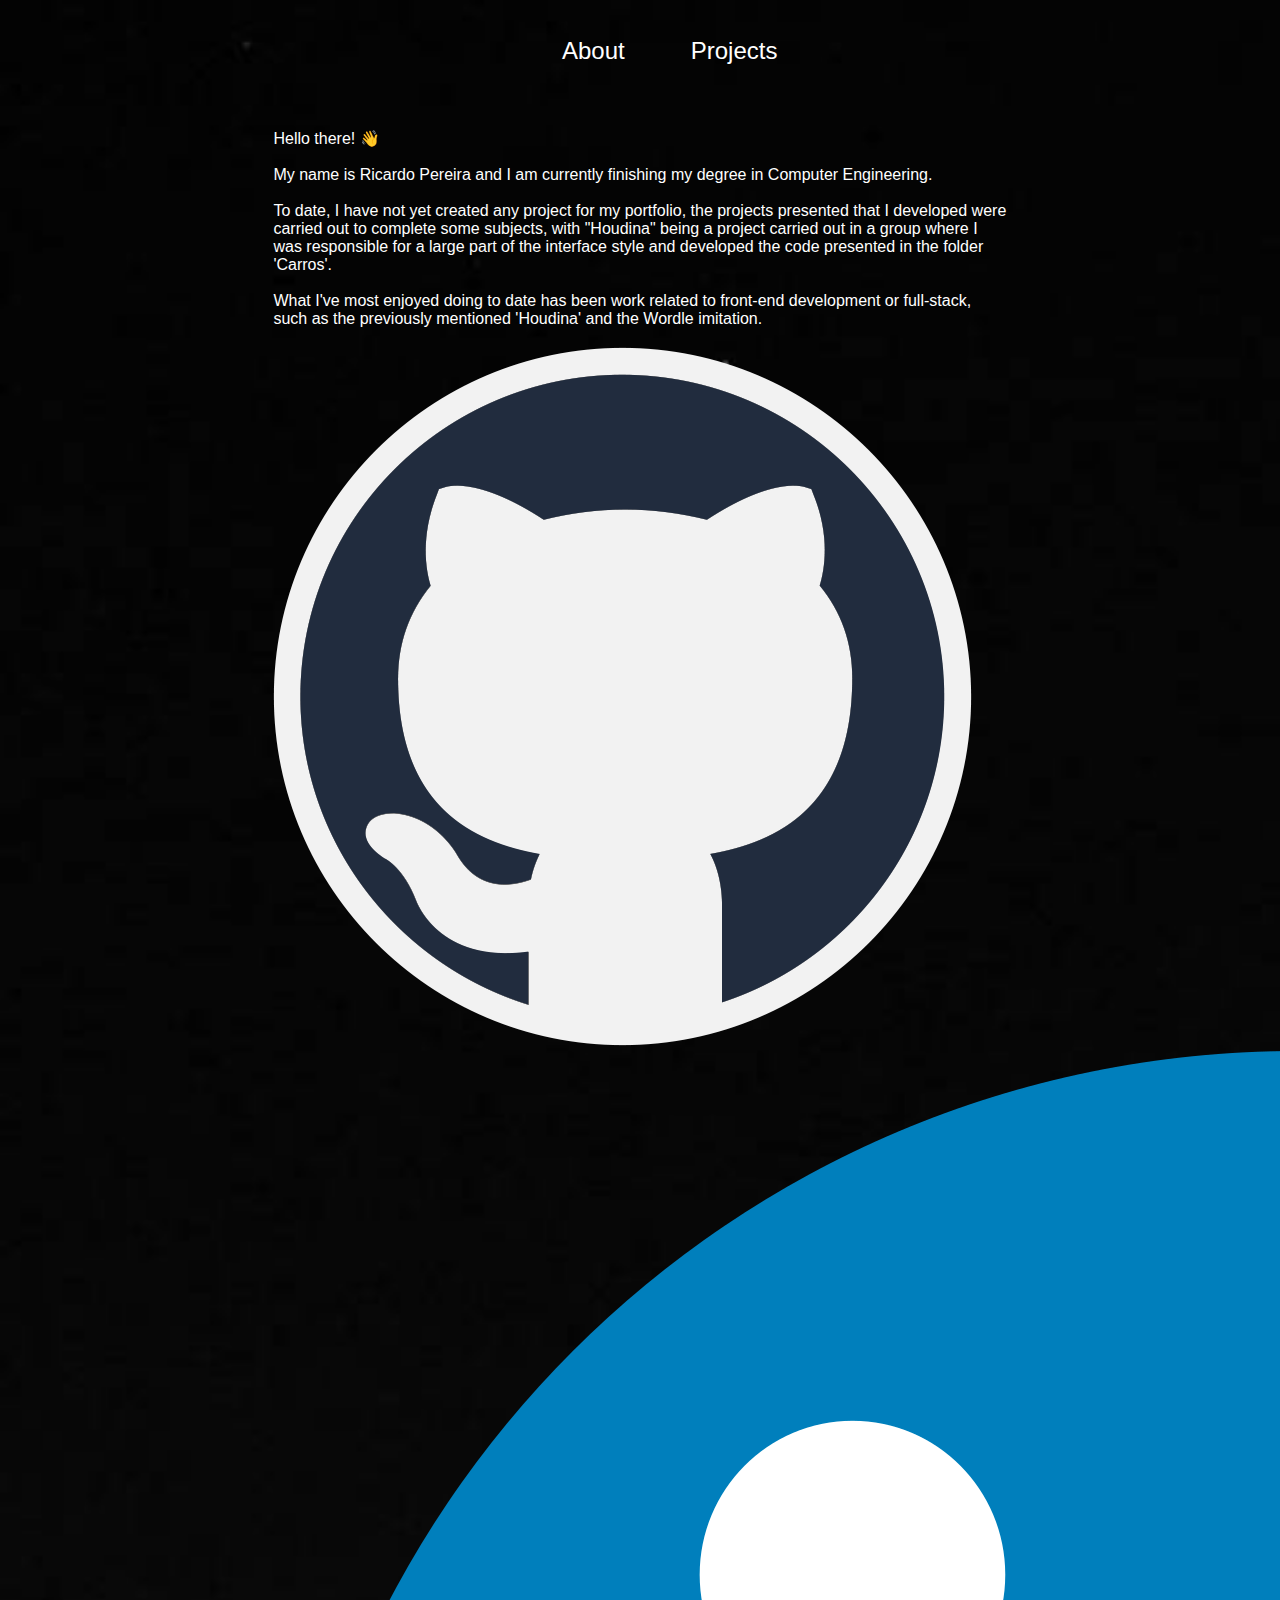
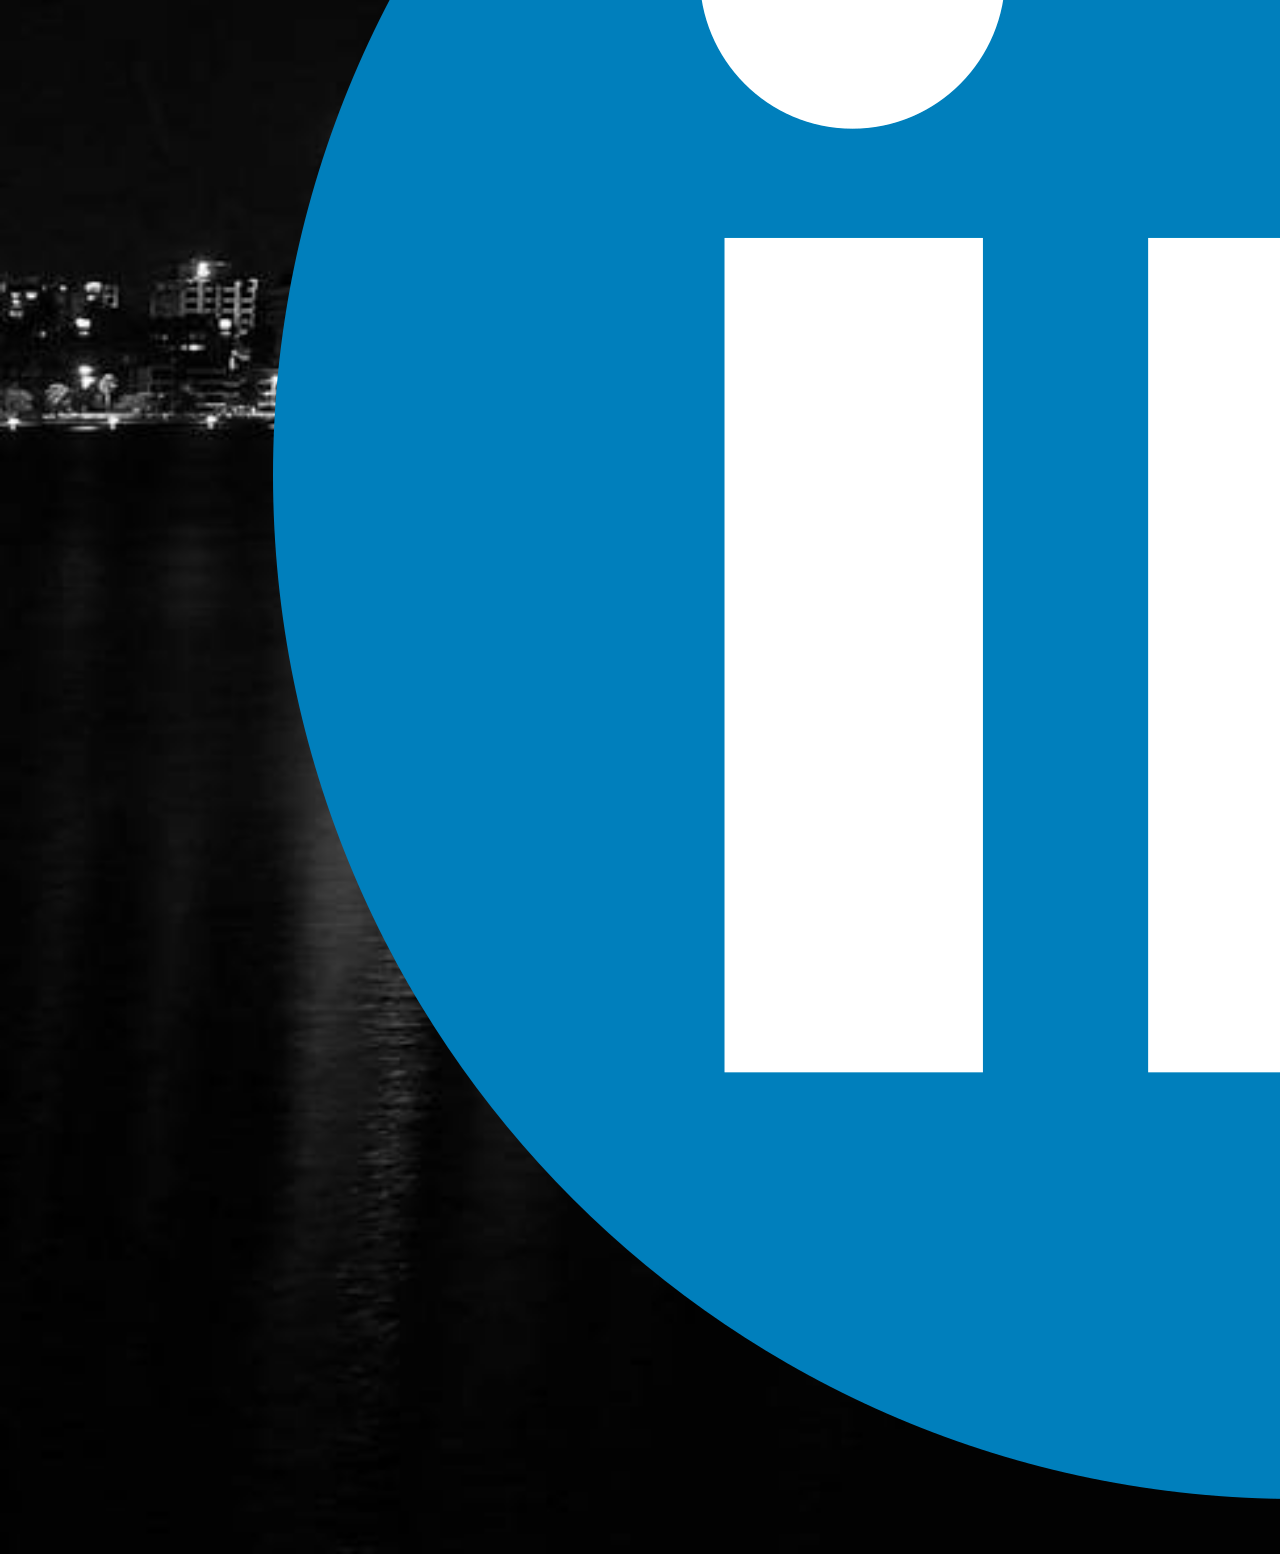
<file: index.html>
<!DOCTYPE html>
    <head>
        <title>Pereira3 -> About Me</title>
        <link rel="stylesheet" href="style.css">
        <link rel="icon" type="image/x-icon" href="./images/Icon.png">
    </head>
    <body>
        <header class="navigation_bar">
            <a href="./index.html" id="main_pag">About</a>
            <a href="./projects.html" class="navigation" id="projects">Projects</a>
        </header>
        <div class="main_part" id="main_div">
            Hello there! &#128075; <br><br>
            My name is Ricardo Pereira and I am currently finishing my degree in Computer Engineering. <br><br>
            To date, I have not yet created any project for my portfolio,
            the projects presented that I developed were carried out to complete some subjects,
            with "Houdina" being a project carried out in a group where I was responsible for a large part of the interface style 
            and developed the code presented in the folder 'Carros'. <br><br>
            What I've most enjoyed doing to date has been work related to front-end development or full-stack,
            such as the previously mentioned 'Houdina' and the Wordle imitation.<br><br>
            <div class="media">
                <a href="https://github.com/Pereira3" id="ref_github" target="_blank"><img src="./images/GitHub.png" id="icon_github"></a>
                <a href="https://www.linkedin.com/in/ricardojapereira3/" id="ref_linkedin" target="_blank"><img src="./images/LinkedIn.png" id="icon_linkedin"></a>
            </div>
        </div>
    </body>
</html>
</file>
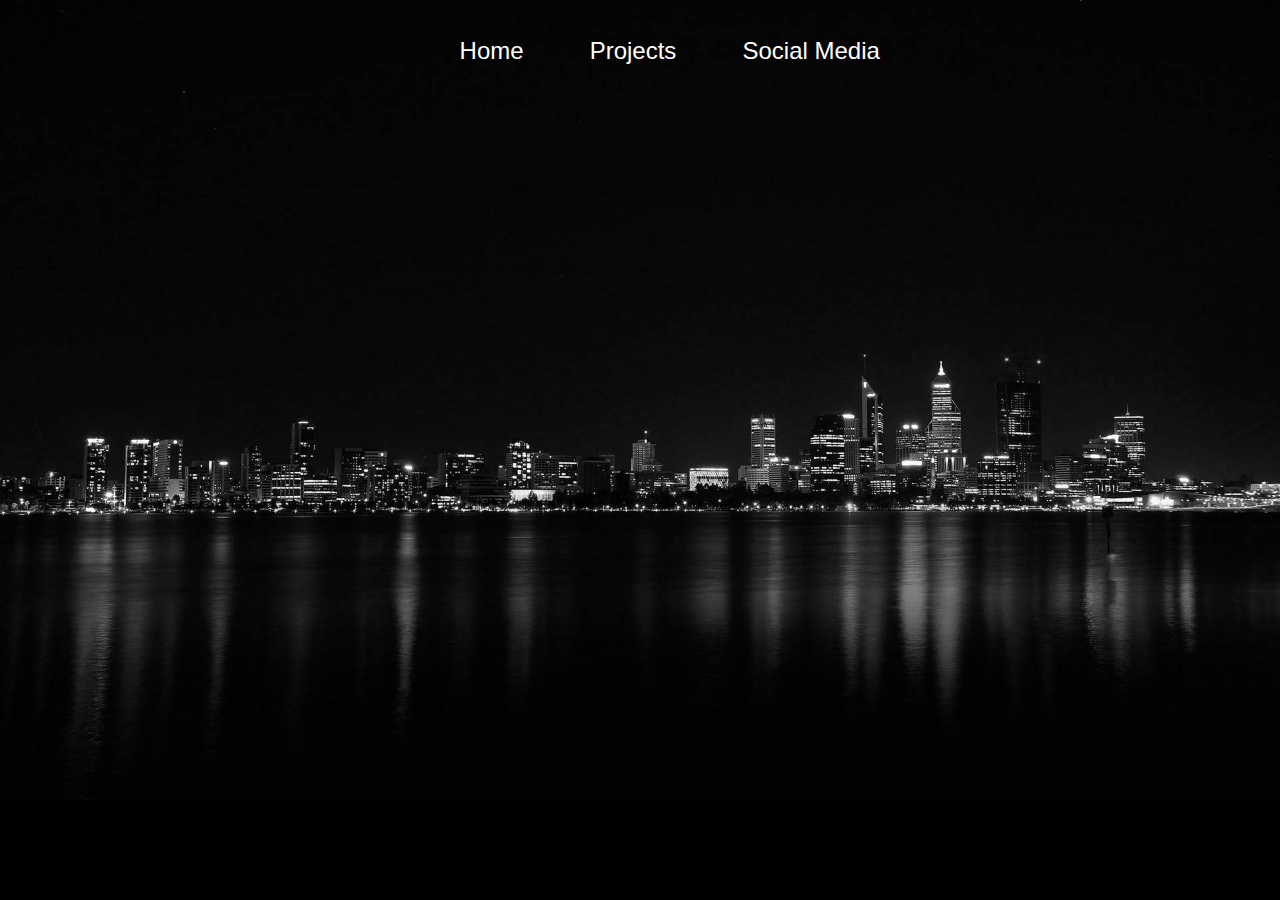
<file: media.html>
<!DOCTYPE html>
    <head>
        <link rel="stylesheet" href="style.css">
    </head>
    <body>
        <header class="navigation_bar">
            <a href="./index.html" id="main_pag">Home</a>
            <a href="./projects.html" class="navigation" id="projects">Projects</a>
            <a href="./midia.html" class="navigation" id="midia">Social Media</a>
        </header>
    </body>
</html>
</file>
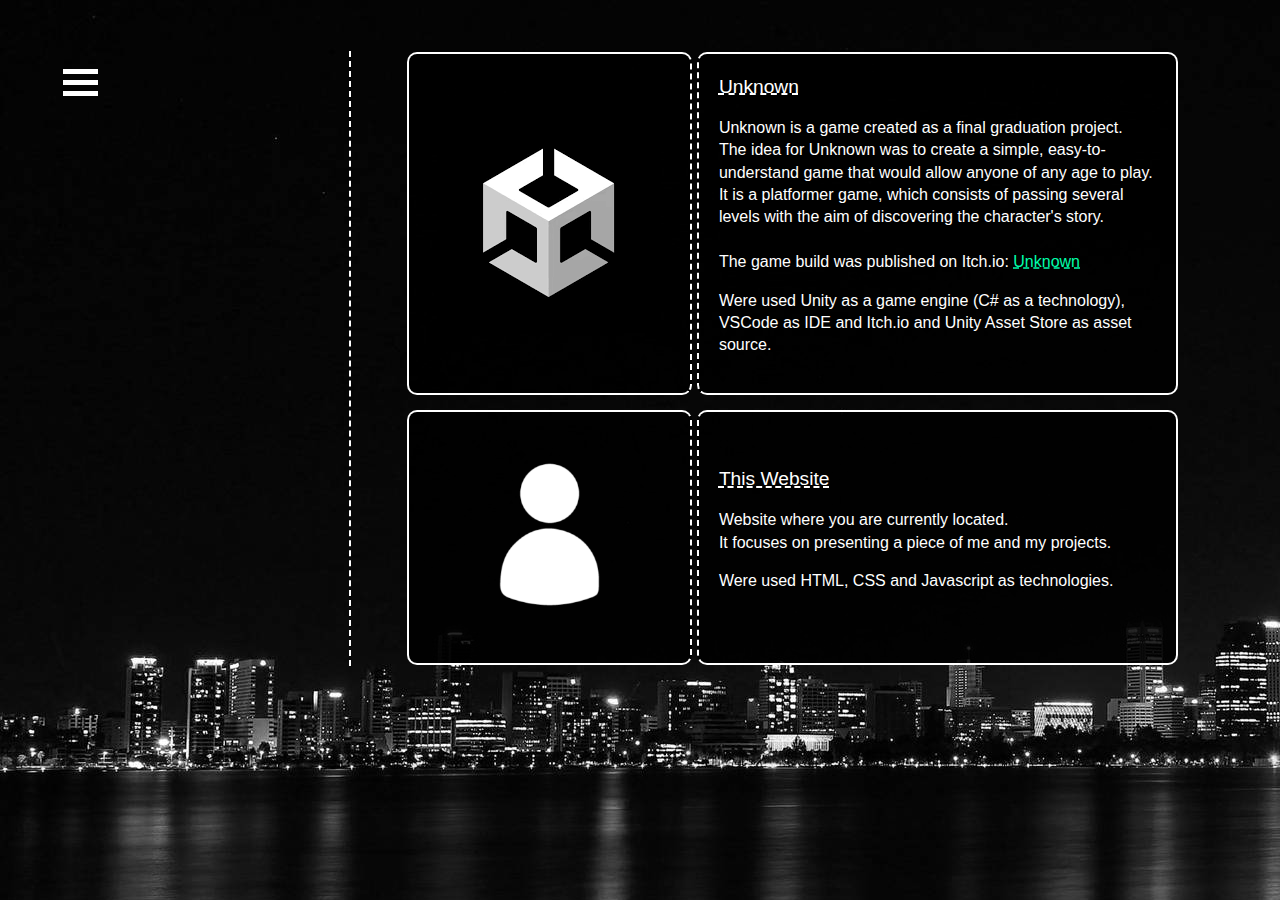
<file: personal.html>
<!DOCTYPE html>
    <head>
        <title>Pereira3 -> Projects</title>
        <!-- Import CSS -->
        <link rel="stylesheet" href="./styles/projects.css">
        <!-- Import Icons -->
        <link rel="stylesheet" href="https://cdnjs.cloudflare.com/ajax/libs/font-awesome/4.7.0/css/font-awesome.min.css">
        <!-- Pages Icon -->
        <link rel="icon" href="./images/Icon.png">
    </head>
    <body>
        <div class="structure">
            <aside class="navigation_sidebar">
                <div class="navsbar-Content">
                    <!-- X Mark for the Menu -->
                    <div class="xmenu" onclick="showMenu(this)">
                        <div class="top-bar"></div>
                        <div class="middle-bar"></div>
                        <div class="bottom-bar"></div>
                    </div>

                    <div id="navigation_menu" style="display:none;">
                        <ul class="navigation_menu">
                            <li><a class="navmen_button fa fa-home" href="./index.html">&nbsp;About Me</a></li>
                            <li class="dropdown">
                                <a class="navmen_button fa fa-floppy-o" onclick="showProjMenu()">&nbsp;Projects</a>
                                <ul id="projects_menu">
                                    <li><a class="navmen_button fa fa-file-code-o" href="./personal.html">&nbsp;Personal</a></li>
                                    <li><a class="navmen_button fa fa-file-code-o" href="./uni.html">&nbsp;University</a></li>
                                </ul>
                            </li>
                        </ul>
                    </div>
                </div>
            </aside>
            <main class="page-main">
                <table class="projects_list">
                    <tr class="first">
                        <td class="image">
                            <a href="https://github.com/Pereira3/Unknown" target="_blank"> <img src="./images/University/Unity.png" alt="Unknown Logo" id="Unity_Img"></a>
                        </td>
                        <td class="content">
                            <a href="https://github.com/Pereira3/Unknown" target="_blank" class="title">Unknown</a>
                            <div id="Unk_Content">
                                <p> Unknown is a game created as a final graduation project.<br>
                                    The idea for Unknown was to create a simple, easy-to-understand game that would allow anyone of any age to play.
                                    It is a platformer game, which consists of passing several levels with the aim of discovering the character's story.<br><br>
                                    The game build was published on Itch.io: <a id="UnknownLink" target="_blank" href="https://pereira3.itch.io/unknown">Unknown</a>
                                </p>
                                <p> Were used Unity as a game engine (C# as a technology), VSCode as IDE and Itch.io and Unity Asset Store as asset source.</p>
                            </div>
                        </td>
                    </tr>
                    <tr class="second">
                        <td class="image">
                            <a href="https://github.com/Pereira3/Pereira3.github.io" target="_blank"> <img src="./images/Icon.png" alt="Website Logo" id="Website_Img"></a>
                        </td>
                        <td class="content">
                            <a href="https://github.com/Pereira3/Pereira3.github.io" target="_blank" class="title">This Website</a>
                            <div id="Website_Content">
                                <p> Website where you are currently located.<br>
                                    It focuses on presenting a piece of me and my projects.
                                </p>
                                <p> Were used HTML, CSS and Javascript as technologies.</p>
                            </div>
                        </td>
                    </tr>
                </table>           
            </main>
        </div>
    </body>
</html>

<script>
    // When the 3 Bars are pressed, the menu will show up
    function showMenu(x) {
        var secondDiv = document.getElementById("navigation_menu");
        // In case the menu is pressed the name of the class will be changed
        x.classList.toggle("changed");
        // If there is changed in the last part of the name, the menu will be displayed
        if(x.classList.contains("changed")){
            secondDiv.style.display = "block";
        } else {
            secondDiv.style.display = "none";
        }
    }


    function showProjMenu() {
        var projectsMenu = document.getElementById("projects_menu");
        if (projectsMenu.style.display === "block") {
            projectsMenu.style.display = "none";
        } else {
            projectsMenu.style.display = "block";
        }
    }
</script>
</file>
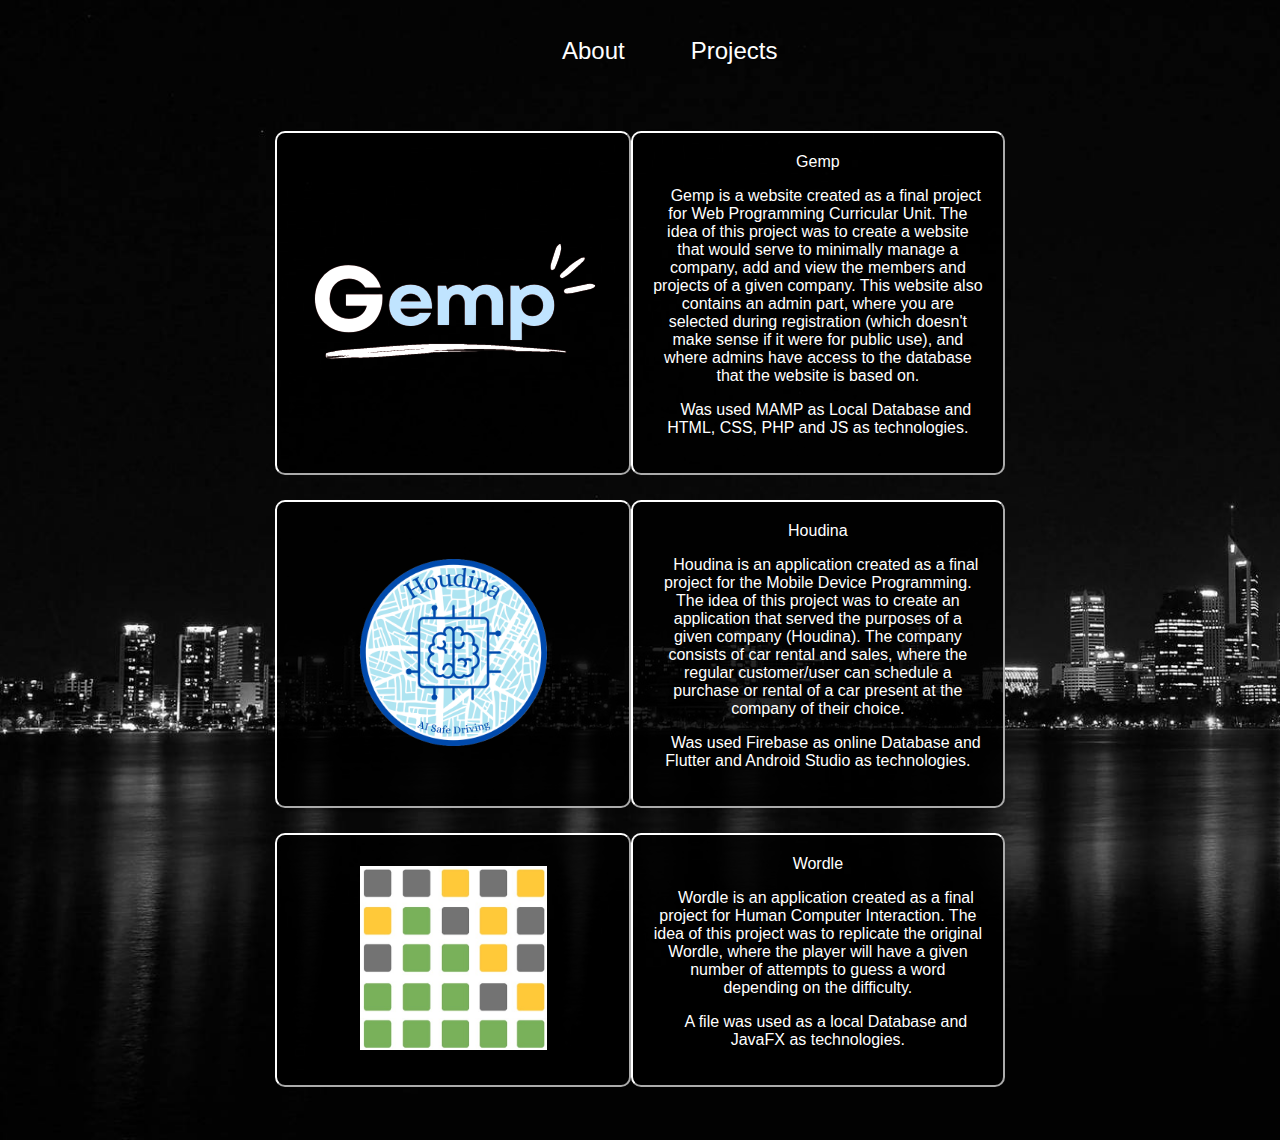
<file: projects.html>
<!DOCTYPE html>
    <head>
        <title>Pereira3 -> Projects</title>
        <link rel="stylesheet" href="style.css">
        <script src="index.js"></script>
        <link rel="icon" type="image/x-icon" href="./images/Icon.png">
    </head>
    <body>
        <header class="navigation_bar">
            <a href="./index.html" id="main_pag">About</a>
            <a href="./projects.html" class="navigation" id="projects">Projects</a>
        </header>
        <div class="main_part">
            <table class="projects_list">
                <tr class="first">
                    <td class="image">
                        <a href="https://github.com/Pereira3/Gemp" target="_blank"> <img src="./images/Gemp.png" alt="Gemp Project Logo" id="Gemp_Img"></a>
                    </td>
                    <td class="content">
                        <a href="https://github.com/Pereira3/Gemp" target="_blank" class="title">Gemp</a>
                        <div id="Gemp_Content">
                            <p> &emsp;Gemp is a website created as a final project for Web Programming Curricular Unit.
                                The idea of this project was to create a website that would serve to minimally manage a company, add and view the members and projects of a given company.
                                This website also contains an admin part, where you are selected during registration (which doesn't make sense if it were for public use), 
                                and where admins have access to the database that the website is based on.
                            </p>
                            <p> &emsp;Was used MAMP as Local Database and HTML, CSS, PHP and JS as technologies.</p>
                        </div>
                    </td>
                </tr>
                <tr class="second">
                    <td class="image">
                        <a href="https://github.com/MrBrodinha/houdina" target="_blank"> <img src="./images/Houdina.png" alt="Houdina Project Logo" id="Houdina_Img"></a>
                    </td>
                    <td class="content">
                        <a href="https://github.com/MrBrodinha/houdina" target="_blank" class="title">Houdina</a>
                        <div id="Gemp_Content">
                            <p> &emsp;Houdina is an application created as a final project for the Mobile Device Programming.
                                The idea of this project was to create an application that served the purposes of a given company (Houdina).
                                The company consists of car rental and sales, where the regular customer/user can schedule a purchase or rental of a car present at the company of their choice.
                            </p>
                            <p> &emsp;Was used Firebase as online Database and Flutter and Android Studio as technologies.</p>
                        </div>
                    </td>
                </tr>
                <tr class="third">
                    <td class="image">
                        <a href="https://github.com/Pereira3/Wordle" target="_blank"> <img src="./images/Wordle.jpg" alt="Wordle Project Logo" id="Wordle_Img"></a>
                    </td>
                    <td class="content">
                        <a href="https://github.com/Pereira3/Wordle" target="_blank" class="title">Wordle</a>
                        <div id="Gemp_Content">
                            <p> &emsp;Wordle is an application created as a final project for Human Computer Interaction.
                                The idea of this project was to replicate the original Wordle, where the player will have a given number of attempts to guess a word depending on the difficulty.
                            </p>
                            <p> &emsp;A file was used as a local Database and JavaFX as technologies.</p>
                        </div>
                    </td>
                </tr>
            </table>           
        </div>
    </body>
</html>
</file>
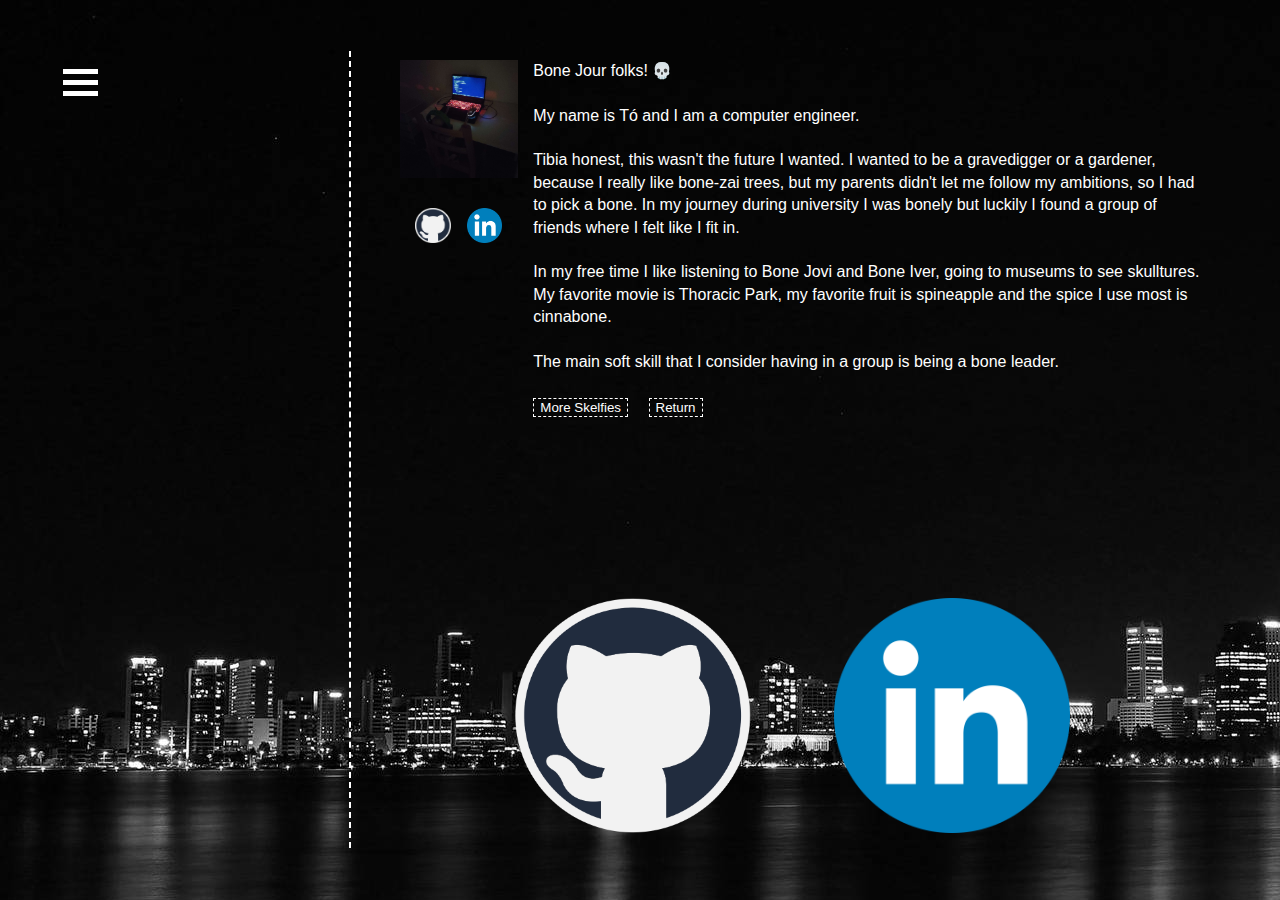
<file: to.html>
<!DOCTYPE html>
    <head>
        <title>Pereira3 -> About Tó</title>
        <!-- Import CSS -->
        <link rel="stylesheet" href="./styles/index.css">
        <!-- Import Icons -->
        <link rel="stylesheet" href="https://cdnjs.cloudflare.com/ajax/libs/font-awesome/4.7.0/css/font-awesome.min.css">
        <!-- Pages Icon -->
        <link rel="icon" href="./images/Icon.png">
    </head>   
    <body>
        <div class="structure">
            <aside class="navigation_sidebar">
                <div class="navsbar-Content">
                    <!-- X Mark for the Menu -->
                    <div class="xmenu" onclick="showMenu(this)">
                        <div class="top-bar"></div>
                        <div class="middle-bar"></div>
                        <div class="bottom-bar"></div>
                    </div>

                    <div id="navigation_menu" style="display:none;">
                        <ul class="navigation_menu">
                            <li><a class="navmen_button fa fa-home" href="./index.html">&nbsp;About Me</a></li>
                            <li class="dropdown">
                                <a class="navmen_button fa fa-floppy-o" onclick="showProjMenu()">&nbsp;Projects</a>
                                <ul id="projects_menu">
                                    <li><a class="navmen_button fa fa-file-code-o" href="./personal.html">&nbsp;Personal</a></li>
                                    <li><a class="navmen_button fa fa-file-code-o" href="./uni.html">&nbsp;University</a></li>
                                </ul>
                            </li>
                        </ul>
                    </div>
                </div>
            </aside>
            <main class="page-main">
                <div class="content">
                    <div class="pfp_image">
                        <img src="./images/ToPFP.jpg" id="pfp">
                        <div class="media">
                            <a href="https://github.com/Pereira3" id="ref_github" target="_blank"><img src="./images/GitHub.png" id="icon_github"></a>
                            <a href="https://www.linkedin.com/in/ricardopereira03/" id="ref_linkedin" target="_blank"><img src="./images/LinkedIn.png" id="icon_linkedin"></a>
                        </div>
                        <div class="hello_gif" id="helloTo" style="display: none;"><img src="./images/hello.gif"></div>
                    </div>
                    <div class="main_part">
                        Bone Jour folks! &#128128; <br><br>
                        My name is Tó and I am a computer engineer. <br><br>
                        Tibia honest, this wasn't the future I wanted.
                        I wanted to be a gravedigger or a gardener, because I really like bone-zai trees, but my parents didn't let me follow my ambitions, so I had to pick a bone.
                        In my journey during university I was bonely but luckily I found a group of friends where I felt like I fit in.<br><br>
                        In my free time I like listening to Bone Jovi and Bone Iver, going to museums to see skulltures.<br>
                        My favorite movie is Thoracic Park, my favorite fruit is spineapple and the spice I use most is cinnabone.<br><br>
                        The main soft skill that I consider having in a group is being a bone leader.<br><br>
                        <button class="button_to" id="button_to" type="button" onclick="changetoPic()">More Skelfies</button>
                        &emsp;<a href="index.html"><button class="button_to" id="button_moreofto" type="button">Return</button><br><br></a>
                    </div>
                </div>
                <div class="media">
                    <a href="https://github.com/Pereira3" id="ref_github" target="_blank"><img src="./images/GitHub.png" id="icon_github"></a>
                    <a href="https://www.linkedin.com/in/ricardopereira03/" id="ref_linkedin" target="_blank"><img src="./images/LinkedIn.png" id="icon_linkedin"></a>
                </div>
            </main>
        </div>
    </body>
</html>

<script>
    // When the 3 Bars are pressed, the menu will show up
    function showMenu(x) {
        var secondDiv = document.getElementById("navigation_menu");
        // In case the menu is pressed the name of the class will be changed
        x.classList.toggle("changed");
        // If there is changed in the last part of the name, the menu will be displayed
        if(x.classList.contains("changed")){
            secondDiv.style.display = "block";
        } else {
            secondDiv.style.display = "none";
        }
    }


    function showProjMenu() {
        var projectsMenu = document.getElementById("projects_menu");
        if (projectsMenu.style.display === "block") {
            projectsMenu.style.display = "none";
        } else {
            projectsMenu.style.display = "block";
        }
    }

    // Initialize counter
    let counter = 0;

    function changetoPic(){
        const to_pics = ['./images/ToPFP.jpg', './images/To/1.jpg', './images/To/2.jpg', './images/To/3.jpg', './images/To/4.jpg', './images/To/5.jpg', './images/To/6.jpg', './images/To/7.jpg', './images/To/8.jpg'];

        var pic = document.getElementById("pfp");

        pic.style.opacity = 0.5;

        // Trigger the animation
        pfp.classList.add("animate");
        // Increment the counter
        counter++;
        // Rest of the division between counter and 8
        pic.src = to_pics[counter % to_pics.length];

        setTimeout(function(){
            pic.style.opacity = 1;
            pfp.classList.remove("animate");
        }, 200);
    }
</script>
</file>
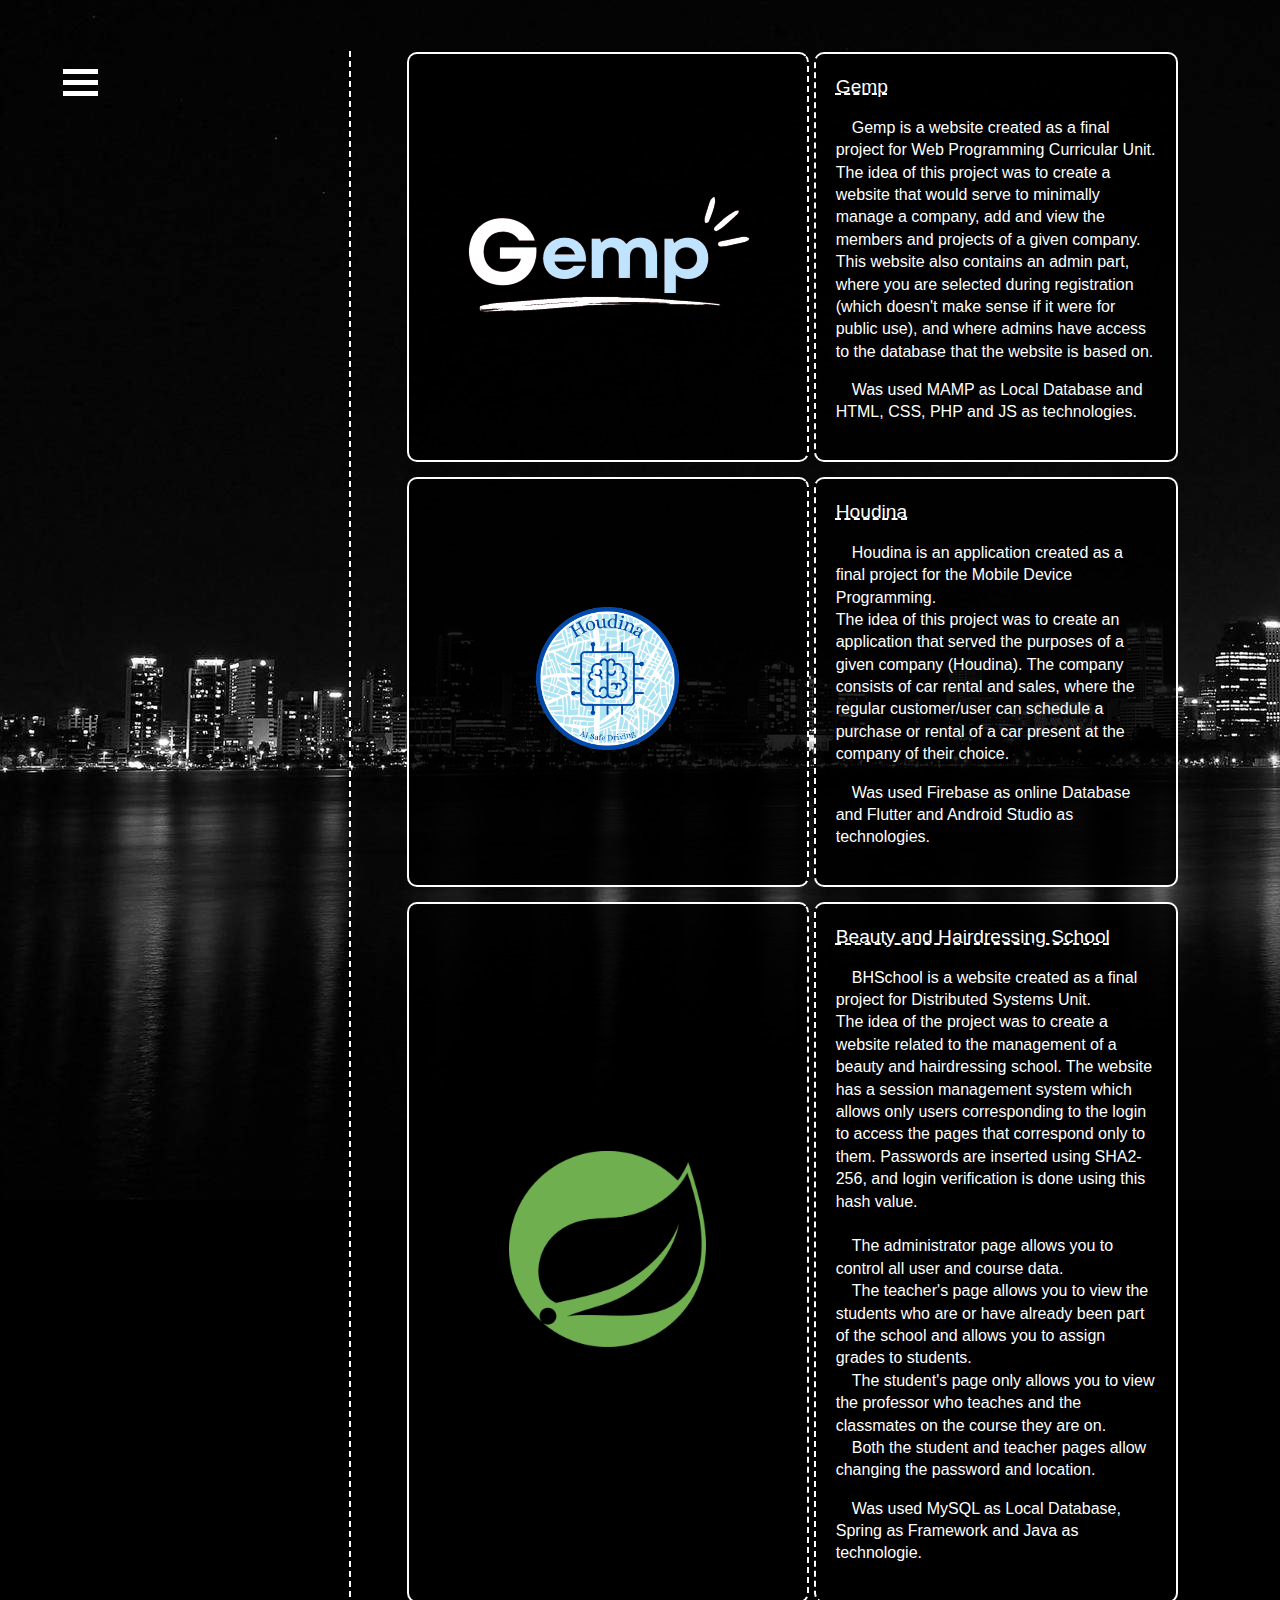
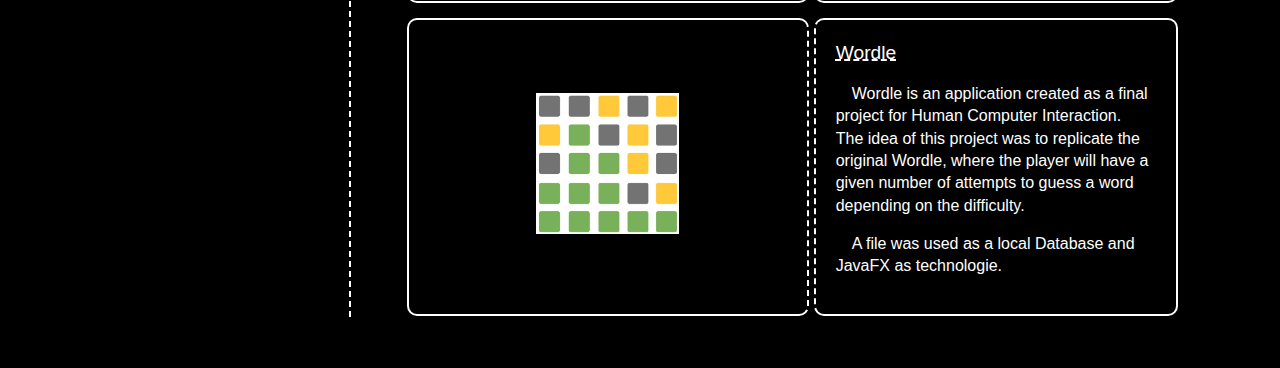
<file: uni.html>
<!DOCTYPE html>
    <head>
        <title>Pereira3 -> Projects</title>
        <!-- Import CSS -->
        <link rel="stylesheet" href="./styles/projects.css">
        <!-- Import Icons -->
        <link rel="stylesheet" href="https://cdnjs.cloudflare.com/ajax/libs/font-awesome/4.7.0/css/font-awesome.min.css">
        <!-- Pages Icon -->
        <link rel="icon" href="./images/Icon.png">
    </head>
    <body>
        <div class="structure">
            <aside class="navigation_sidebar">
                <div class="navsbar-Content">
                    <!-- X Mark for the Menu -->
                    <div class="xmenu" onclick="showMenu(this)">
                        <div class="top-bar"></div>
                        <div class="middle-bar"></div>
                        <div class="bottom-bar"></div>
                    </div>

                    <div id="navigation_menu" style="display:none;">
                        <ul class="navigation_menu">
                            <li><a class="navmen_button fa fa-home" href="./index.html">&nbsp;About Me</a></li>
                            <li class="dropdown">
                                <a class="navmen_button fa fa-floppy-o" onclick="showProjMenu()">&nbsp;Projects</a>
                                <ul id="projects_menu">
                                    <li><a class="navmen_button fa fa-file-code-o" href="./personal.html">&nbsp;Personal</a></li>
                                    <li><a class="navmen_button fa fa-file-code-o" href="./uni.html">&nbsp;University</a></li>
                                </ul>
                            </li>
                        </ul>
                    </div>
                </div>
            </aside>
            <main class="page-main">
                <table class="projects_list">
                    <tr class="first">
                        <td class="image">
                            <a href="https://github.com/Pereira3/Gemp" target="_blank"> <img src="./images/University/Gemp.png" alt="Gemp Project Logo" id="Gemp_Img"></a>
                        </td>
                        <td class="content">
                            <a href="https://github.com/Pereira3/Gemp" target="_blank" class="title">Gemp</a>
                            <div id="Gemp_Content">
                                <p> &emsp;Gemp is a website created as a final project for Web Programming Curricular Unit.<br>
                                    The idea of this project was to create a website that would serve to minimally manage a company, add and view the members and projects of a given company.
                                    This website also contains an admin part, where you are selected during registration (which doesn't make sense if it were for public use), 
                                    and where admins have access to the database that the website is based on.
                                </p>
                                <p> &emsp;Was used MAMP as Local Database and HTML, CSS, PHP and JS as technologies.</p>
                            </div>
                        </td>
                    </tr>
                    <tr class="second">
                        <td class="image">
                            <a href="https://github.com/MrBrodinha/houdina" target="_blank"> <img src="./images/University/Houdina.png" alt="Houdina Project Logo" id="Houdina_Img"></a>
                        </td>
                        <td class="content">
                            <a href="https://github.com/MrBrodinha/houdina" target="_blank" class="title">Houdina</a>
                            <div id="Gemp_Content">
                                <p> &emsp;Houdina is an application created as a final project for the Mobile Device Programming.<br>
                                    The idea of this project was to create an application that served the purposes of a given company (Houdina).
                                    The company consists of car rental and sales, where the regular customer/user can schedule a purchase or rental of a car present at the company of their choice.
                                </p>
                                <p> &emsp;Was used Firebase as online Database and Flutter and Android Studio as technologies.</p>
                            </div>
                        </td>
                    </tr>
                    <tr class="third">
                        <td class="image">
                            <a href="https://github.com/Pereira3/BHSchool" target="_blank"> <img src="./images/University/Spring.png" alt="BHSchool Project Logo" id="BHSchool_Img"></a>
                        </td>
                        <td class="content">
                            <a href="https://github.com/Pereira3/BHSchool" target="_blank" class="title">Beauty and Hairdressing School</a>
                            <div id="BHSchool_Content">
                                <p> &emsp;BHSchool is a website created as a final project for Distributed Systems Unit.<br>
                                    The idea of the project was to create a website related to the management of a beauty and hairdressing school.
                                    The website has a session management system which allows only users corresponding to the login to access the pages that correspond only to them. Passwords are inserted using SHA2-256, and login verification is done using this hash value.<br><br>
                                    &emsp;The administrator page allows you to control all user and course data.<br>
                                    &emsp;The teacher's page allows you to view the students who are or have already been part of the school and allows you to assign grades to students.<br>
                                    &emsp;The student's page only allows you to view the professor who teaches and the classmates on the course they are on.<br>
                                    &emsp;Both the student and teacher pages allow changing the password and location.
                                </p>
                                <p> &emsp;Was used MySQL as Local Database, Spring as Framework and Java as technologie.</p>
                            </div>
                        </td>
                    </tr>
                    <tr class="forth">
                        <td class="image">
                            <a href="https://github.com/Pereira3/Wordle" target="_blank"> <img src="./images/University/Wordle.jpg" alt="Wordle Project Logo" id="Wordle_Img"></a>
                        </td>
                        <td class="content">
                            <a href="https://github.com/Pereira3/Wordle" target="_blank" class="title">Wordle</a>
                            <div id="Gemp_Content">
                                <p> &emsp;Wordle is an application created as a final project for Human Computer Interaction.<br>
                                    The idea of this project was to replicate the original Wordle, where the player will have a given number of attempts to guess a word depending on the difficulty.
                                </p>
                                <p> &emsp;A file was used as a local Database and JavaFX as technologie.</p>
                            </div>
                        </td>
                    </tr>
                </table>           
            </main>
        </div>
    </body>
</html>

<script>
    // When the 3 Bars are pressed, the menu will show up
    function showMenu(x) {
        var secondDiv = document.getElementById("navigation_menu");
        // In case the menu is pressed the name of the class will be changed
        x.classList.toggle("changed");
        // If there is changed in the last part of the name, the menu will be displayed
        if(x.classList.contains("changed")){
            secondDiv.style.display = "block";
        } else {
            secondDiv.style.display = "none";
        }
    }


    function showProjMenu() {
        var projectsMenu = document.getElementById("projects_menu");
        if (projectsMenu.style.display === "block") {
            projectsMenu.style.display = "none";
        } else {
            projectsMenu.style.display = "block";
        }
    }
</script>
</file>
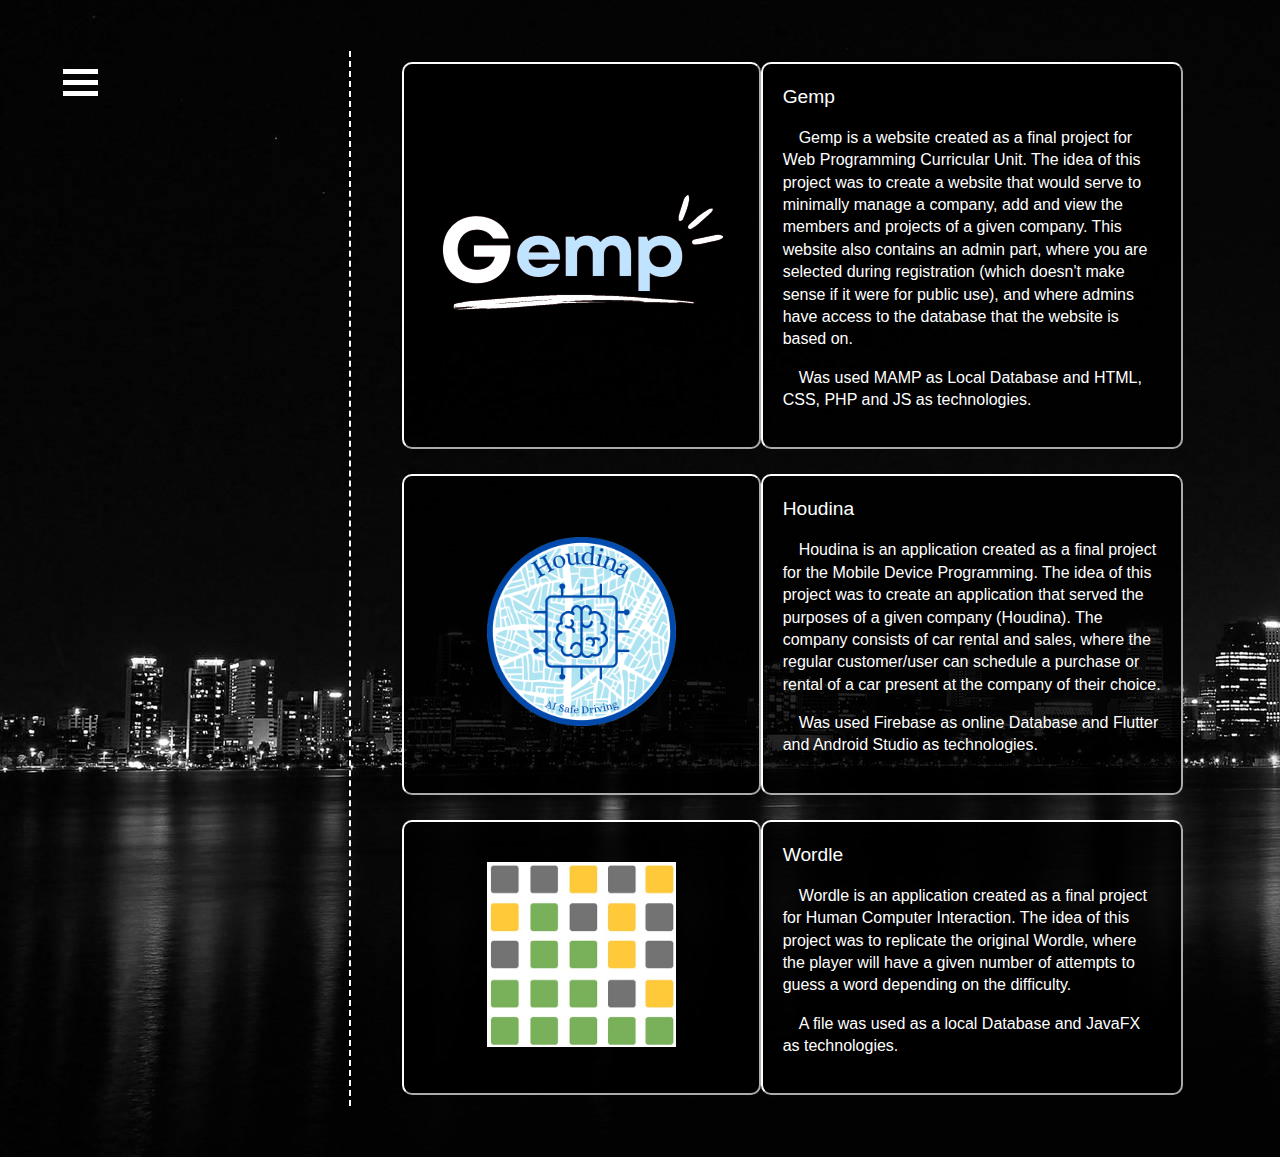
<file: uni_projects.html>
<!DOCTYPE html>
    <head>
        <title>Pereira3 -> Projects</title>
        <!-- Import CSS -->
        <link rel="stylesheet" href="./styles/uni_projects.css">
        <!-- Import Icons -->
        <link rel="stylesheet" href="https://cdnjs.cloudflare.com/ajax/libs/font-awesome/4.7.0/css/font-awesome.min.css">
        <!-- Pages Icon -->
        <link rel="icon" href="./images/Icon.png">
    </head>
    <body>
        <div class="structure">
            <aside class="navigation_sidebar">
                <div class="navsbar-Content">
                    <!-- X Mark for the Menu -->
                    <div class="xmenu" onclick="showMenu(this)">
                        <div class="top-bar"></div>
                        <div class="middle-bar"></div>
                        <div class="bottom-bar"></div>
                    </div>

                    <div id="navigation_menu" style="display:none;">
                        <ul class="navigation_menu">
                            <li><a class="navmen_button fa fa-home" href="./index.html">&nbsp;About Me</a></li>
                            <li class="dropdown">
                                <a class="navmen_button fa fa-floppy-o" onclick="showProjMenu()">&nbsp;Projects</a>
                                <ul id="projects_menu">
                                    <li><a class="navmen_button fa fa-file-code-o" href="">&nbsp;Personal</a></li>
                                    <li><a class="navmen_button fa fa-file-code-o" href="./uni_projects.html">&nbsp;University</a></li>
                                </ul>
                            </li>
                        </ul>
                    </div>
                </div>
            </aside>
            <main class="page-main">
                <table class="projects_list">
                    <tr class="first">
                        <td class="image">
                            <a href="https://github.com/Pereira3/Gemp" target="_blank"> <img src="./images/University/Gemp.png" alt="Gemp Project Logo" id="Gemp_Img"></a>
                        </td>
                        <td class="content">
                            <a href="https://github.com/Pereira3/Gemp" target="_blank" class="title">Gemp</a>
                            <div id="Gemp_Content">
                                <p> &emsp;Gemp is a website created as a final project for Web Programming Curricular Unit.
                                    The idea of this project was to create a website that would serve to minimally manage a company, add and view the members and projects of a given company.
                                    This website also contains an admin part, where you are selected during registration (which doesn't make sense if it were for public use), 
                                    and where admins have access to the database that the website is based on.
                                </p>
                                <p> &emsp;Was used MAMP as Local Database and HTML, CSS, PHP and JS as technologies.</p>
                            </div>
                        </td>
                    </tr>
                    <tr class="second">
                        <td class="image">
                            <a href="https://github.com/MrBrodinha/houdina" target="_blank"> <img src="./images/University/Houdina.png" alt="Houdina Project Logo" id="Houdina_Img"></a>
                        </td>
                        <td class="content">
                            <a href="https://github.com/MrBrodinha/houdina" target="_blank" class="title">Houdina</a>
                            <div id="Gemp_Content">
                                <p> &emsp;Houdina is an application created as a final project for the Mobile Device Programming.
                                    The idea of this project was to create an application that served the purposes of a given company (Houdina).
                                    The company consists of car rental and sales, where the regular customer/user can schedule a purchase or rental of a car present at the company of their choice.
                                </p>
                                <p> &emsp;Was used Firebase as online Database and Flutter and Android Studio as technologies.</p>
                            </div>
                        </td>
                    </tr>
                    <tr class="third">
                        <td class="image">
                            <a href="https://github.com/Pereira3/Wordle" target="_blank"> <img src="./images/University/Wordle.jpg" alt="Wordle Project Logo" id="Wordle_Img"></a>
                        </td>
                        <td class="content">
                            <a href="https://github.com/Pereira3/Wordle" target="_blank" class="title">Wordle</a>
                            <div id="Gemp_Content">
                                <p> &emsp;Wordle is an application created as a final project for Human Computer Interaction.
                                    The idea of this project was to replicate the original Wordle, where the player will have a given number of attempts to guess a word depending on the difficulty.
                                </p>
                                <p> &emsp;A file was used as a local Database and JavaFX as technologies.</p>
                            </div>
                        </td>
                    </tr>
                </table>           
            </main>
        </div>
    </body>
</html>

<script>
    // When the 3 Bars are pressed, the menu will show up
    function showMenu(x) {
        var secondDiv = document.getElementById("navigation_menu");
        // In case the menu is pressed the name of the class will be changed
        x.classList.toggle("changed");
        // If there is changed in the last part of the name, the menu will be displayed
        if(x.classList.contains("changed")){
            secondDiv.style.display = "block";
        } else {
            secondDiv.style.display = "none";
        }
    }


    function showProjMenu() {
        var projectsMenu = document.getElementById("projects_menu");
        if (projectsMenu.style.display === "block") {
            projectsMenu.style.display = "none";
        } else {
            projectsMenu.style.display = "block";
        }
    }
</script>
</file>
<file: style.css>
*{
    color:white;
    font-family: 'Lucida Sans', 'Lucida Sans Regular', 'Lucida Grande', 'Lucida Sans Unicode', Geneva, Verdana, sans-serif;
}
body{
    opacity: 100%;
    font-size: 20;
    background-image: url("images/Background.jpg");
    background-repeat: no-repeat;
    background-color: black;
    background-size: cover;
}
.navigation_bar{
    margin: 2%;
    padding: 1%;
    text-align: center;
    font-size: x-large;
    background: transparent;
    
}
.navigation_bar a{
    padding-left: 5%;
    padding-top: 5%;
    transition: 0.8s;
    text-decoration: none;
}
.navigation_bar a:hover{
    color: rgb(0, 255, 170);
    transform: translateX(0px, -100px);
}

.main_part{
    margin: 3%;
    margin-left: 20%;
    margin-right: 20%;
    padding: 1%;
}
.main_part a{
    transition: 0.8s;
    text-decoration: none;
}
.projects_list tbody{
    margin: -25px 0;
    display: block;
    border-spacing: 0px 25px;
}
.projects_list td{
    background: rgba(0, 0, 0, 0.85);
    padding: 20px;
    text-align: center;
    border-radius: 10px;
    border: 2px outset white;
}
.projects_list #Gemp_Title{
    font-size: larger;
}
.projects_list #Gemp_Title:hover{
    color: rgb(0, 255, 170);
    text-decoration: underline;
}
.projects_list #Houdina_Img{
    width: 60%;
}
.projects_list #Houdina_Title{
    font-size: larger;
}
.projects_list #Houdina_Title:hover{
    color: rgb(0, 255, 170);
    text-decoration: underline;
}
.projects_list #Wordle_Img{
    width: 60%;
}
.projects_list #Wordle_Title{
    font-size: larger;
}
.projects_list #Wordle_Title:hover{
    color: rgb(0, 255, 170);
    text-decoration: underline;
}
</file>
<file: styles/projects.css>
/* -------------------- GERAL -------------------- */
*{
    color:white;
    font-family: 'Lucida Sans', 'Lucida Sans Regular', 'Lucida Grande', 'Lucida Sans Unicode', Geneva, Verdana, sans-serif;
}
body{
    margin: 4%;
    line-height: 1.4;
    background-image: url("../images/Background.jpg");
    background-repeat: no-repeat;
    background-color: black;
}


/* -------------------- PAGE STRUCTURE -------------------- */
.structure{
    display: grid;
    grid-template-columns: 300px auto;
    grid-template-areas: 'leftbar main';
    column-gap: 5px;
}
.navigation_sidebar {
    grid-area: leftbar;
}
.page-main {
    grid-area: main;
}
.navsbar-Content{
    margin: 4%;
}

/* -------------------- NAVIGATION BAR -------------------- */
/* ---------- NAVIGATION BAR X ---------- */
.xmenu{
    cursor: pointer;
    display: inline-block;
}
.top-bar, .middle-bar, .bottom-bar {
    width: 35px;
    height: 5px;
    background-color: #ffffff;
    margin: 6px 0;
    transition: 0.4s;
}

/* To Produce the Animation to X */
.changed .top-bar {
    transform: translate(0, 11px) rotate(-45deg);
}
.changed .middle-bar {opacity: 0;}
.changed .bottom-bar {
    transform: translate(0, -11px) rotate(45deg);
}

/* ---------- NAVIGATION BAR ---------- */
.navigation_sidebar{
    border-right: 2px dashed #ffffff;
}
#navigation_menu{
    display: none;
    cursor: pointer;
    font-size: 120%;
}
#navmen_button{
    text-decoration: none;
}
.navigation_menu{
    list-style-type: none;
}
#projects_menu{
    display: none;
    list-style-type: none;
}
.navigation_menu a{
    transition: 0.8s;
    text-decoration: none;
}
.navigation_menu a:hover {
    color: rgb(0, 255, 170);
    transform: translateX(0px, -100px);
}
.navigation_bar{
    margin: 2%;
    padding: 1%;
    text-align: center;
    font-size: x-large;
    background: transparent;
}


/* -------------------- INDEX -------------------- */
.page-main{
    margin-left: 4%;
    margin-right: 4%;
    padding: 1%;
}
.page-main a{
    transition: 0.5s;
    text-decoration: underline white dashed;
}

.projects_list tbody{
    margin: -25px 0;
    display: block;
    border-spacing: 5px 15px;
}
.projects_list td{
    background: rgba(0, 0, 0, 0.85);
    padding: 20px;
    border-radius: 10px;
}
.projects_list .image{
    text-align: center;
    border: 2px white;
    border-style: solid dashed solid solid;
}
.projects_list .content{
    border: 2px white;
    border-style: solid solid solid dashed;
}
.projects_list .title{
    font-size: larger;
}
.projects_list .title:hover{
    color: rgb(0, 255, 170);
    text-decoration: underline rgb(0, 255, 170) dashed;
}
#Houdina_Img{
    width: 40%;
}
#BHSchool_Img{
    width: 55%;
}
#Wordle_Img{
    width: 40%;
}

/* -------------------- PERSONAL -------------------- */
#Website_Img{
    width: 85%;
}
#UnknownLink{
    transition: 0.5s;
    color: rgb(0, 255, 170);
    text-decoration: underline rgb(0, 255, 170) dashed;
}
#UnknownLink:hover, #UnknownLink:focus{
    color: white;
    text-decoration-color: white;
}
</file>
<file: styles/index.css>
/* -------------------- GERAL -------------------- */
*{
    color:white;
    font-family: 'Lucida Sans', 'Lucida Sans Regular', 'Lucida Grande', 'Lucida Sans Unicode', Geneva, Verdana, sans-serif;
}
body{
    margin: 4%;
    line-height: 1.4;
    background-image: url("../images/Background.jpg");
    background-repeat: no-repeat;
    background-color: black;
}


/* -------------------- PAGE STRUCTURE -------------------- */
.structure{
    display: grid;
    grid-template-columns: 300px auto;
    grid-template-areas: 'leftbar main';
    column-gap: 5px;
}
.navigation_sidebar {
    grid-area: leftbar;
}
.page-main {
    grid-area: main;
}
.navsbar-Content{
    margin: 4%;
}

/* -------------------- NAVIGATION BAR -------------------- */
/* ---------- NAVIGATION BAR X ---------- */
.xmenu{
    cursor: pointer;
    display: inline-block;
}
.top-bar, .middle-bar, .bottom-bar {
    width: 35px;
    height: 5px;
    background-color: #ffffff;
    margin: 6px 0;
    transition: 0.4s;
}

/* To Produce the Animation to X */
.changed .top-bar {
    transform: translate(0, 11px) rotate(-45deg);
}
.changed .middle-bar {opacity: 0;}
.changed .bottom-bar {
    transform: translate(0, -11px) rotate(45deg);
}

/* ---------- NAVIGATION BAR ---------- */
.navigation_sidebar{
    border-right: 2px dashed #ffffff;
}
#navigation_menu{
    display: none;
    cursor: pointer;
    font-size: 120%;
}
#navmen_button{
    text-decoration: none;
}
.navigation_menu{
    list-style-type: none;
}
#projects_menu{
    display: none;
    list-style-type: none;
}
.navigation_menu a{
    transition: 0.8s;
    text-decoration: none;
}
.navigation_menu a:hover {
    color: rgb(0, 255, 170);
    transform: translateX(0px, -100px);
}
.navigation_bar{
    margin: 2%;
    padding: 1%;
    text-align: center;
    font-size: x-large;
    background: transparent;
}


/* -------------------- INDEX -------------------- */
.page-main{
    margin-left: 4%;
    margin-right: 4%;
    padding: 1%;
}
.page-main a{
    transition: 0.5s;
    text-decoration: underline white dashed;
}
.content{
    display: grid;
    grid-template-columns: 15% 85%;
    column-gap: 2%;
}
.media{
    margin-top: 20%;
    text-align: center;
}
#icon_github{
    width: 30%;
    margin-right: 5%;
}
#icon_linkedin{
    width: 30%;
    margin-left: 5%;
}


.pfp_image img {
    width: 100%;
    opacity: 1;
    transition: transform 0.2s, opacity 0.2s;
}
.pfp_image img.animate {
    transform: scale(1.1);
    opacity: 1;
}

.hello_gif {
    position: relative;
    top: -85%;
    left: 60%;
    width: 50%;
}

.button_to{
    background: none;
    border: dashed 1px #ffffff;
    transition: 0.8s;
    text-decoration: none;
}
.button_to:hover{
    color: white;
    background-color: rgb(41, 116, 91);
    transform: translateX(0px, -100px);
}
</file>
<file: styles/uni_projects.css>
/* -------------------- GERAL -------------------- */
*{
    color:white;
    font-family: 'Lucida Sans', 'Lucida Sans Regular', 'Lucida Grande', 'Lucida Sans Unicode', Geneva, Verdana, sans-serif;
}
body{
    margin: 4%;
    line-height: 1.4;
    background-image: url("../images/Background.jpg");
    background-repeat: no-repeat;
    background-color: black;
}


/* -------------------- PAGE STRUCTURE -------------------- */
.structure{
    display: grid;
    grid-template-columns: 300px auto;
    grid-template-areas: 'leftbar main';
    column-gap: 5px;
}
.navigation_sidebar {
    grid-area: leftbar;
}
.page-main {
    grid-area: main;
}
.navsbar-Content{
    margin: 4%;
}

/* -------------------- NAVIGATION BAR -------------------- */
/* ---------- NAVIGATION BAR X ---------- */
.xmenu{
    cursor: pointer;
    display: inline-block;
}
.top-bar, .middle-bar, .bottom-bar {
    width: 35px;
    height: 5px;
    background-color: #ffffff;
    margin: 6px 0;
    transition: 0.4s;
}

/* To Produce the Animation to X */
.changed .top-bar {
    transform: translate(0, 11px) rotate(-45deg);
}
.changed .middle-bar {opacity: 0;}
.changed .bottom-bar {
    transform: translate(0, -11px) rotate(45deg);
}

/* ---------- NAVIGATION BAR ---------- */
.navigation_sidebar{
    border-right: 2px dashed #ffffff;
}
#navigation_menu{
    display: none;
    cursor: pointer;
    font-size: 120%;
}
#navmen_button{
    text-decoration: none;
}
.navigation_menu{
    list-style-type: none;
}
#projects_menu{
    display: none;
    list-style-type: none;
}
.navigation_menu a{
    transition: 0.8s;
    text-decoration: none;
}
.navigation_menu a:hover {
    color: rgb(0, 255, 170);
    transform: translateX(0px, -100px);
}
.navigation_bar{
    margin: 2%;
    padding: 1%;
    text-align: center;
    font-size: x-large;
    background: transparent;
}


/* -------------------- INDEX -------------------- */
.page-main{
    margin-left: 4%;
    margin-right: 4%;
    padding: 1%;
}
.page-main a{
    transition: 0.8s;
    text-decoration: none;
}

.projects_list tbody{
    margin: -25px 0;
    display: block;
    border-spacing: 0px 25px;
}
.projects_list td{
    background: rgba(0, 0, 0, 0.85);
    padding: 20px;
    border-radius: 10px;
    border: 2px outset white;
}
.projects_list .image{
    text-align: center;
}
.projects_list .title{
    font-size: larger;
}
.projects_list .title:hover{
    color: rgb(0, 255, 170);
    text-decoration: underline;
}
#Houdina_Img{
    width: 60%;
}
#Wordle_Img{
    width: 60%;
}
</file>
